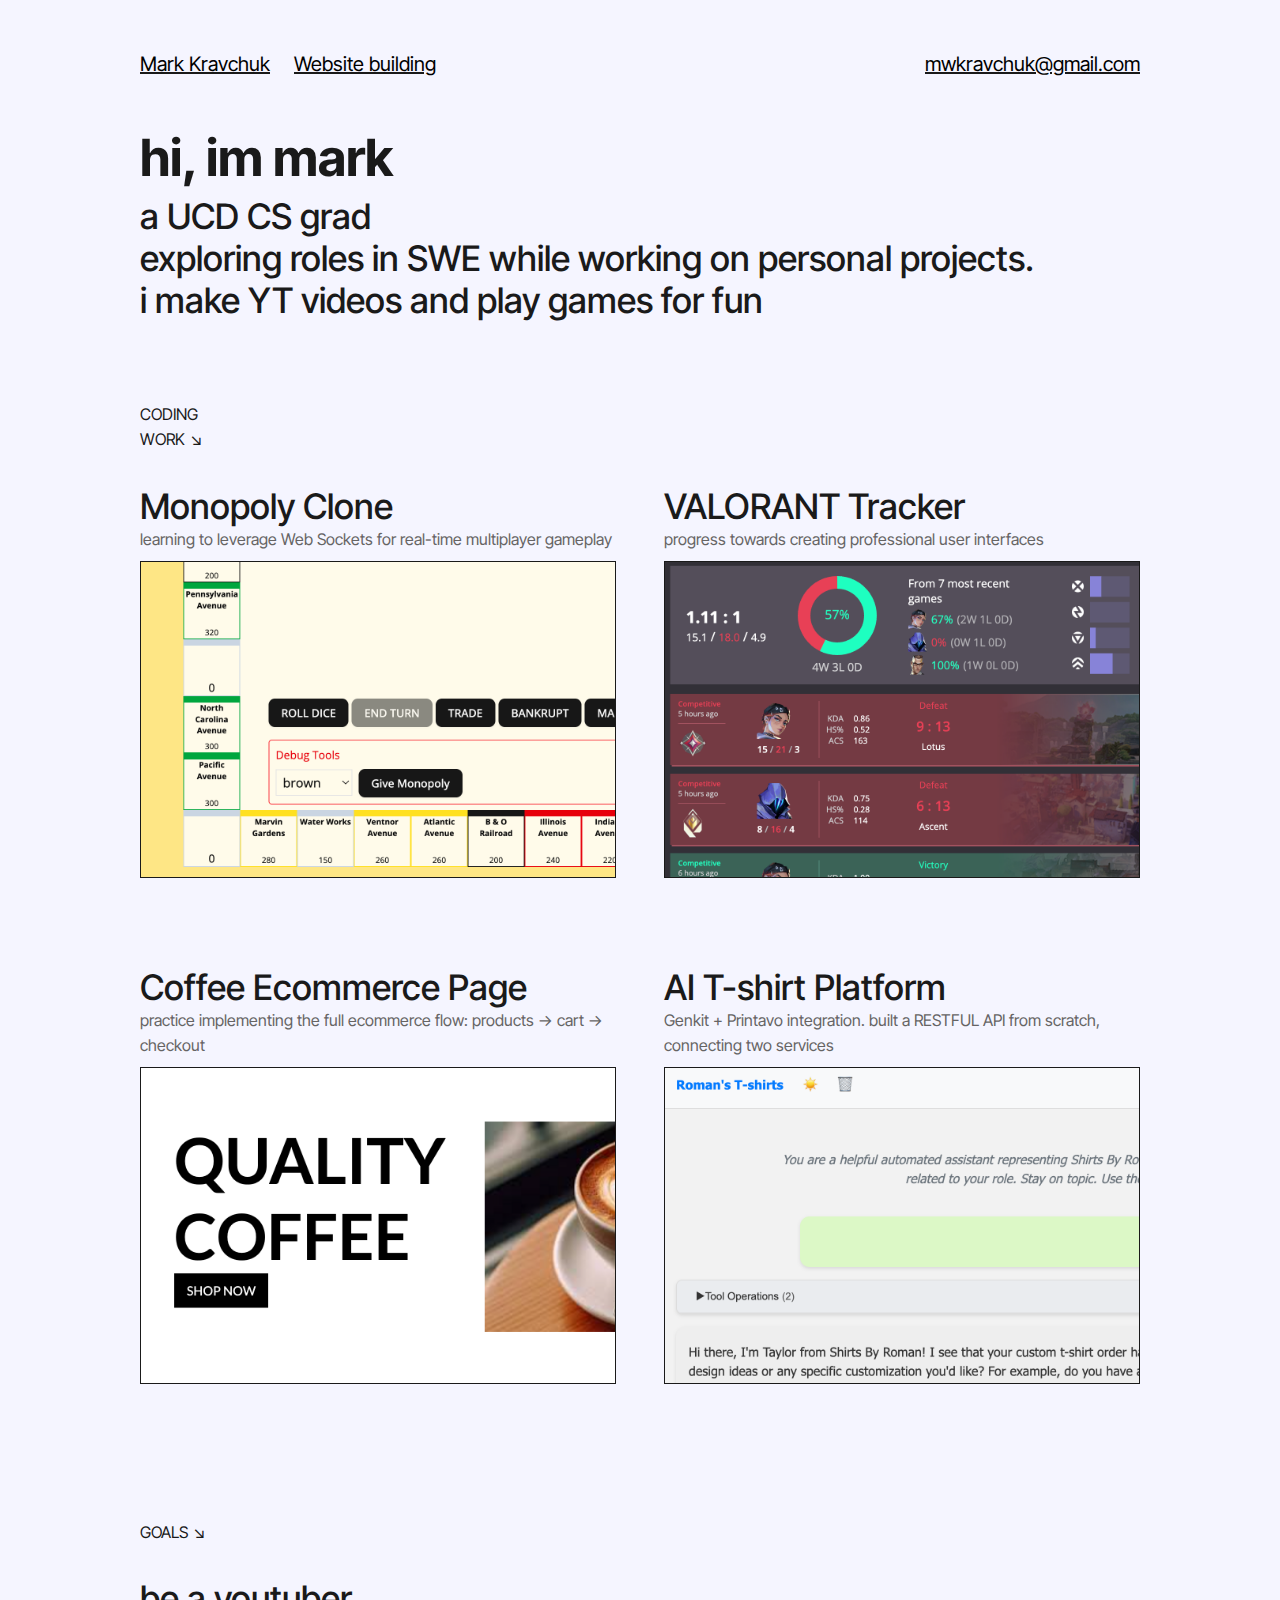
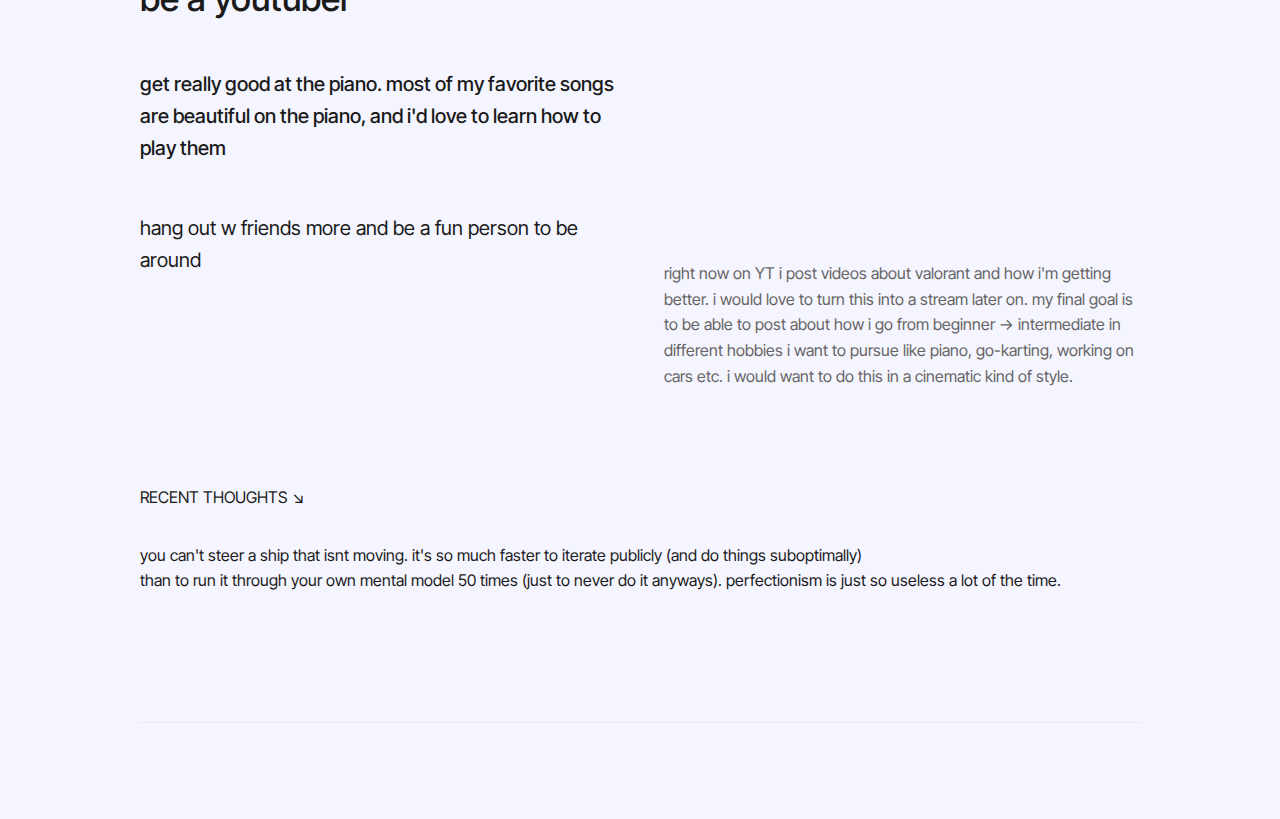
<file: index.html>
<!DOCTYPE html>
<html lang="en">
<head>
  <meta charset="utf-8" />
  <meta name="viewport" content="width=device-width,initial-scale=1" />
  <title>mark kravchuk</title>
  <!-- Icon -->
  <link rel="icon" href="favicon-32x32.png" sizes="32x32" type="image/png">
  <link rel="icon" href="favicon-16x16.png" sizes="16x16" type="image/png">
  <link rel="apple-touch-icon" href="apple-touch-icon.png">

  <!-- Inter font -->
  <link rel="preconnect" href="https://fonts.googleapis.com">
  <link rel="preconnect" href="https://fonts.gstatic.com" crossorigin>
  <link href="https://fonts.googleapis.com/css2?family=Inter+Tight:ital,wght@0,100..900;1,100..900&display=swap" rel="stylesheet">
  <link rel="stylesheet" href="styles.css">
</head>
<body>
  <header class="wrap nav lg underline">
    <div class="nav-block">
      <a href="/">Mark Kravchuk</a>
      <a href="/websites">Website building</a>
    </div>
    <a href="mailto:mwkravchuk@gmail.com">mwkravchuk@gmail.com</a>
  </header>

  <main class="wrap">
    <section aria-labelledby="intro">
      <div class="block">
        <h1 id="intro" class="xxl">hi, im mark</h1>
        <p class="block xl">a UCD CS grad<br>exploring roles in SWE while working on personal projects.<br>
        i make YT videos and play games for fun</p>
      </div>
    </section>

    <section aria-labelledby="projects-title">
      <div class="block capitalized" id="projects-title">coding<br>work ↘</div>
      <div class="grid">
        <div class="block">
          <div class="xl">Monopoly Clone</div>
          <p class="muted space">learning to leverage Web Sockets for real-time multiplayer gameplay</p>
          <figure><img src="images/monopoly.png" alt="Monopoly app screenshot"></figure>
        </div>
        <div class="block">
          <div class="xl">VALORANT Tracker</div>
          <p class="muted space">progress towards creating professional user interfaces</p>
          <figure><img src="images/tracker.png" alt="valorant tracker app screenshot"></figure>
        </div>
        <div class="block">
          <div class="xl">Coffee Ecommerce Page</div>
          <p class="muted space">practice implementing the full ecommerce flow: products -> cart -> checkout</p>
          <figure><img src="images/coffee.png" alt="coffee e-commerce app screenshot"></figure>
        </div>
        <div class="block">
          <div class="xl ">AI T-shirt Platform</div>
          <p class="muted space">Genkit + Printavo integration. built a RESTFUL API from scratch, connecting two services</p>
          <figure><img src="images/shirts.png" alt="AI tshirt app screenshot"></figure>
        </div>
      </div>
    </section>

    <section id="goals" aria-labelledby="goals-title">
      <div class="block capitalized" id="goals-title">Goals ↘</div>
      <div class="grid">
        <ul class="goals-list">
          <div class="block xl tight">be a youtuber</div>
          <div class="block lg" style="font-weight:500">get really good at the piano. most of my favorite songs are beautiful on the piano, and i'd love to learn how to play them</div>
          <div class="block lg">hang out w friends more and be a fun person to be around</div>
        </ul>

        <div>
          <div>
            <iframe src="https://www.youtube.com/embed?list=UUEX6lQE4zJzqK1keo2HIfSg" title="YouTube video player" frameborder="0" allow="accelerometer; autoplay; clipboard-write; encrypted-media; gyroscope; picture-in-picture; web-share" referrerpolicy="strict-origin-when-cross-origin" allowfullscreen></iframe>
          </div>
            <p class="muted" style="margin-top:1rem;">
              right now on YT i post videos about valorant and how i'm getting better. i would love to turn this into a stream
              later on. my final goal is to be able to post about how i go from beginner -> intermediate in different hobbies i want to pursue like
              piano, go-karting, working on cars etc. i would want to do this in a cinematic kind of style.
            </p>
        </div>
      </div>
    </section>

    <section id="thoughts" aria-labelledby="thoughts-title">
      <div class="block capitalized" id="thoughts-title">Recent Thoughts ↘</div>
      <div>
        <div class="block">you can't steer a ship that isnt moving. it's so much faster to iterate publicly (and do things suboptimally)<br>than to run it through your own mental model 50 times (just to never do it anyways). perfectionism is just so useless a lot of the time.</div>  
      </div>
    </section>
  </main>

  <footer class="wrap footer">
  </footer>
</body>
</html>
</file>
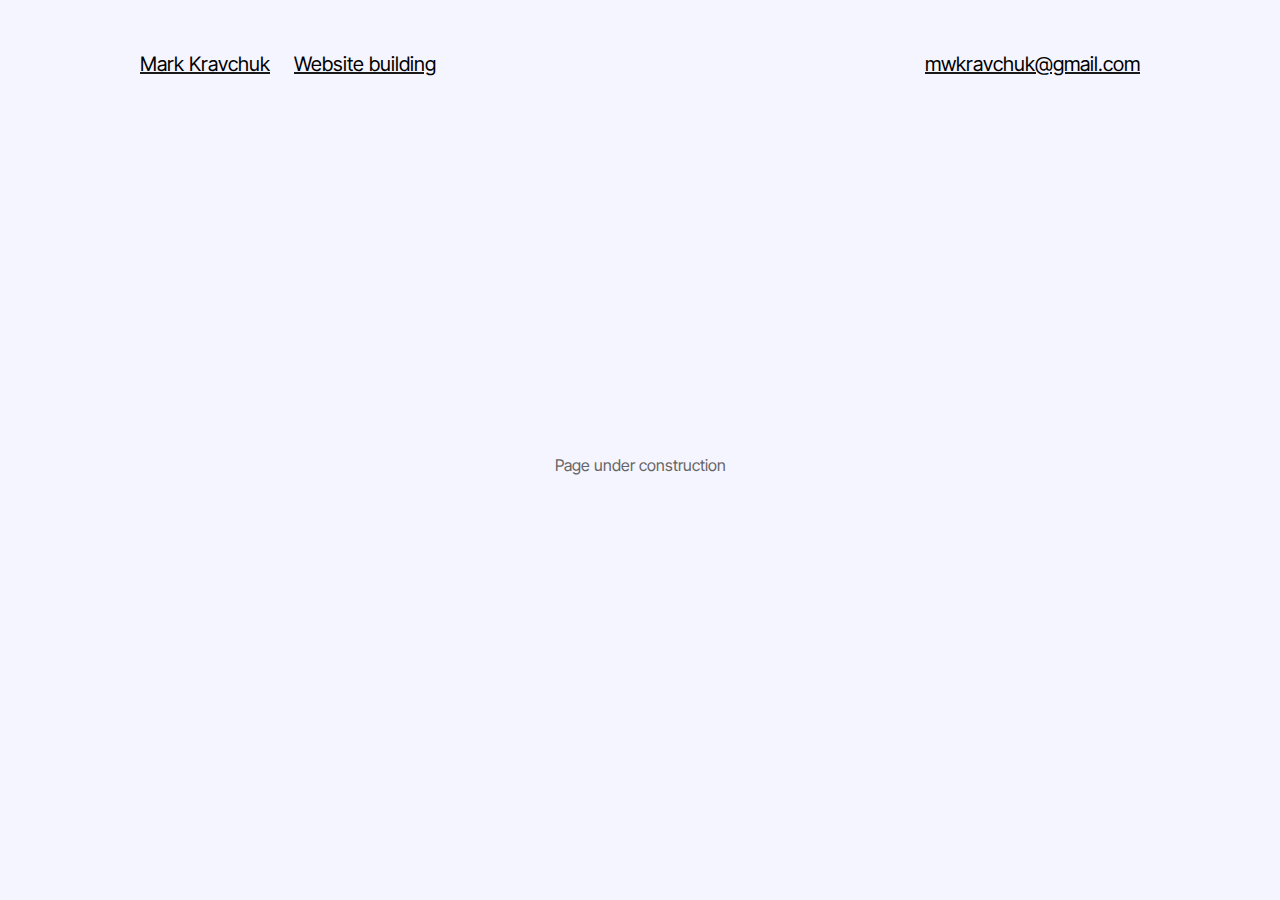
<file: websites/index.html>
<!DOCTYPE html>
<html lang="en">
  <head>
    <meta charset="utf-8" />
    <meta name="viewport" content="width=device-width,initial-scale=1" />
    <title>mark kravchuk</title>
    <!-- Icon -->
    <link rel="icon" href="favicon-32x32.png" sizes="32x32" type="image/png">
    <link rel="icon" href="favicon-16x16.png" sizes="16x16" type="image/png">
    <link rel="apple-touch-icon" href="apple-touch-icon.png">

    <!-- Inter font -->
    <link rel="preconnect" href="https://fonts.googleapis.com">
    <link rel="preconnect" href="https://fonts.gstatic.com" crossorigin>
    <link href="https://fonts.googleapis.com/css2?family=Inter+Tight:ital,wght@0,100..900;1,100..900&display=swap" rel="stylesheet">
    <link rel="stylesheet" href="../styles.css">
  </head>
  <body class=>
    <header class="wrap nav lg underline">
      <div class="nav-block">
        <a href="/">Mark Kravchuk</a>
        <a href="/websites">Website building</a>
      </div>
      <a href="mailto:mwkravchuk@gmail.com">mwkravchuk@gmail.com</a>
    </header>

    <main class="wrap websites-main">
      <p class="muted">
        Page under construction
      </p>
    </main>

  </body>
</html>
</file>
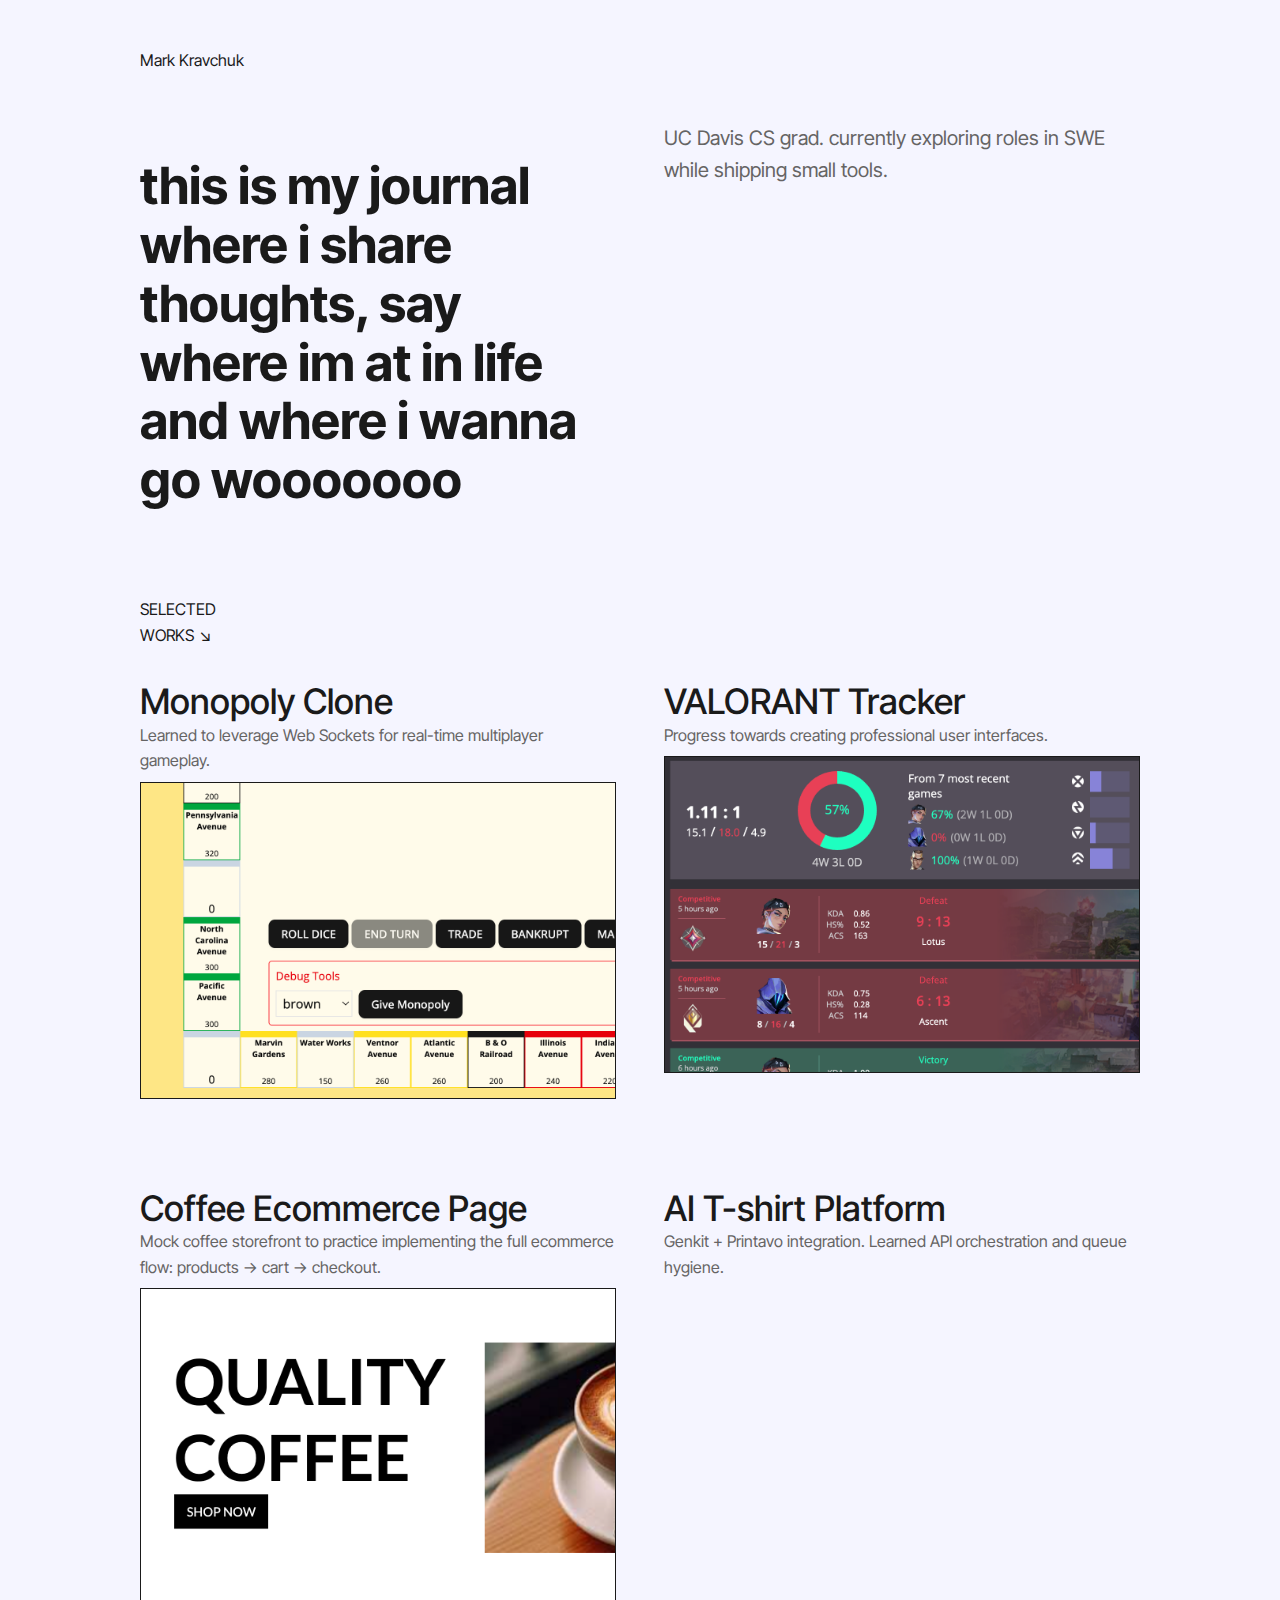
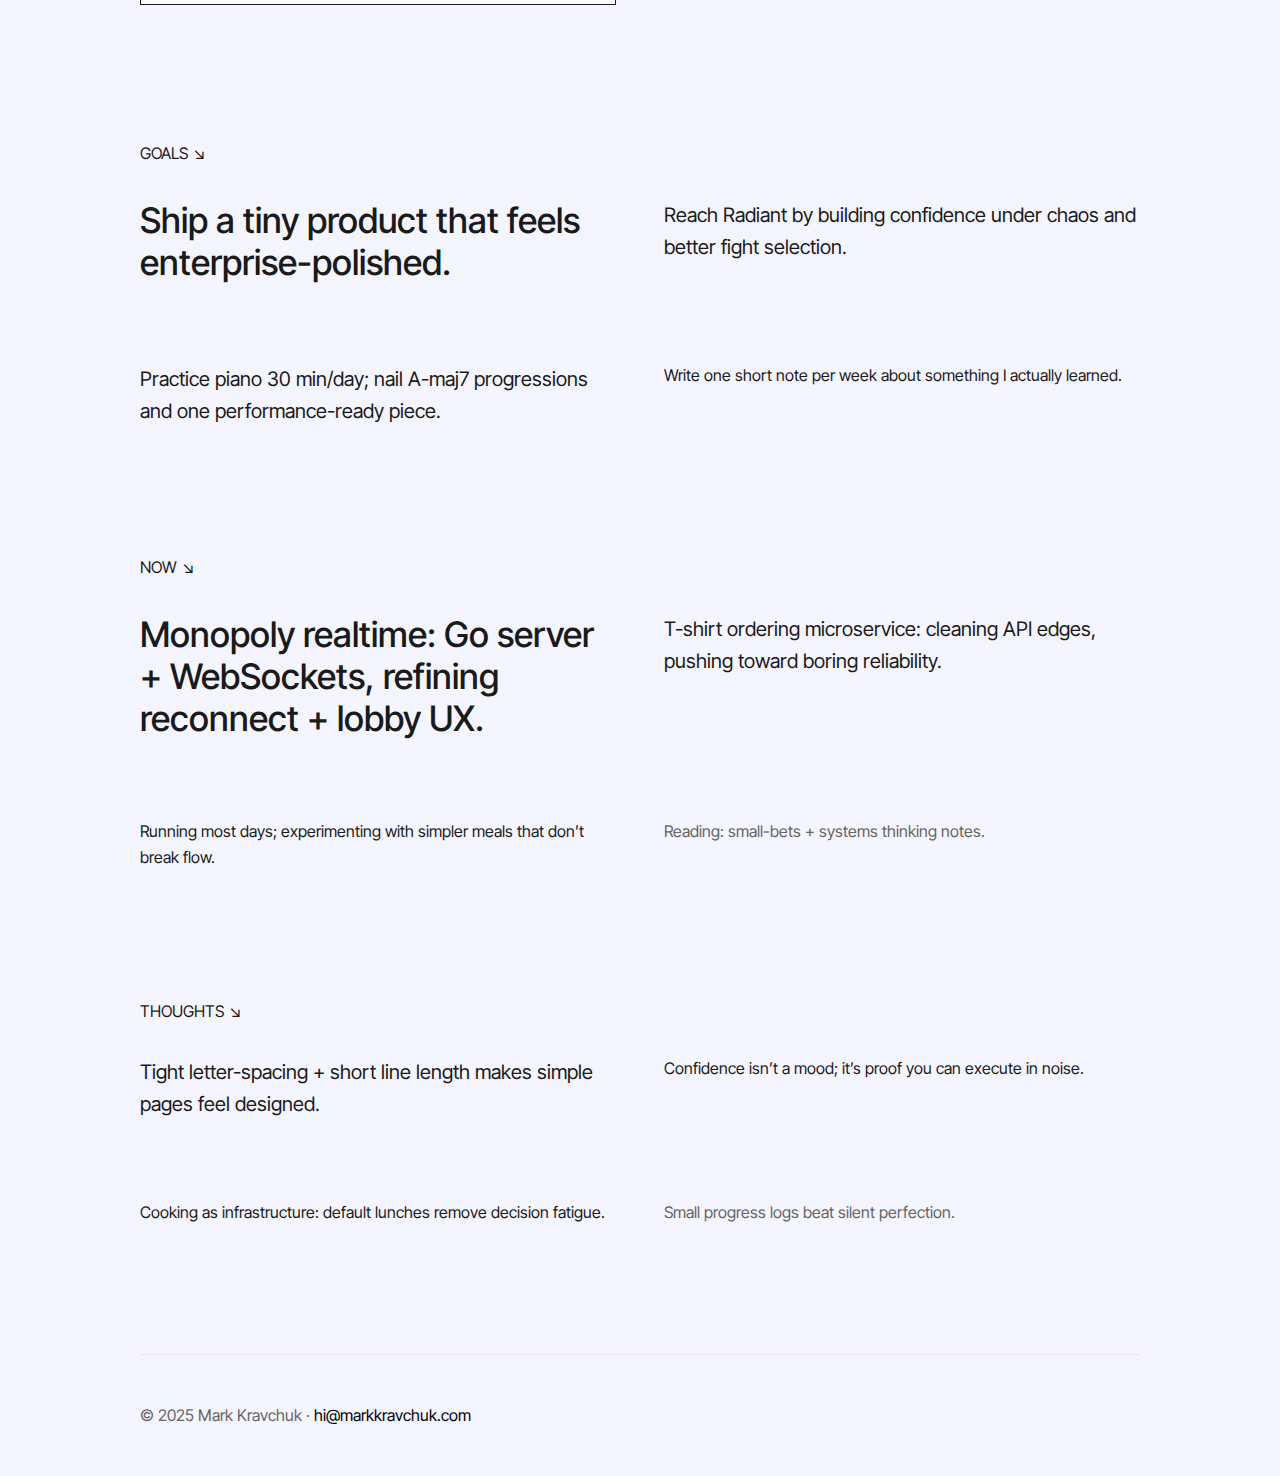
<file: site.html>
<!DOCTYPE html>
<html lang="en">
<head>
  <meta charset="utf-8" />
  <meta name="viewport" content="width=device-width,initial-scale=1" />
  <title>Mark Kravchuk</title>

  <!-- Inter font -->
  <link rel="preconnect" href="https://fonts.googleapis.com">
  <link rel="preconnect" href="https://fonts.gstatic.com" crossorigin>
  <link href="https://fonts.googleapis.com/css2?family=Inter+Tight:ital,wght@0,100..900;1,100..900&display=swap" rel="stylesheet">
  <!-- External stylesheet -->
  <link rel="stylesheet" href="styles.css">
</head>
<body>
  <header class="wrap nav">
    <p>Mark Kravchuk</p>
  </header>

  <main class="wrap">
    <section aria-labelledby="intro">
      <div class="grid">
        <div class="block">
          <h1 id="intro" class="xxl tight">this is my journal where i share thoughts, say where im at in life and where i wanna go wooooooo</h1>
        </div>
        <div class="block lg muted">
          <p>UC Davis CS grad. currently exploring roles in SWE while shipping small tools.</p>
        </div>
      </div>
    </section>

    <section aria-labelledby="projects-title">
      <div class="block capitalized" id="projects-title">selected<br>works ↘</div>
      <div class="grid">
        <div class="block">
          <div class="xl">Monopoly Clone</div>
          <p class="muted space">Learned to leverage Web Sockets for real-time multiplayer gameplay.</p>
          <figure><img src="images/monopoly.png" alt="Monopoly app screenshot"></figure>
        </div>
        <div class="block">
          <div class="xl ">VALORANT Tracker</div>
          <p class="muted space">Progress towards creating professional user interfaces.</p>
          <figure><img src="images/tracker.png" alt="valorant tracker app screenshot"></figure>
        </div>
        <div class="block">
          <div class="xl ">Coffee Ecommerce Page</div>
          <p class="muted space">Mock coffee storefront to practice implementing the full ecommerce flow: products -> cart -> checkout.</p>
          <figure><img src="images/coffee.png" alt="coffee e-commerce app screenshot"></figure>
        </div>
        <div class="block">
          <div class="xl ">AI T-shirt Platform</div>
          <p class="muted space">Genkit + Printavo integration. Learned API orchestration and queue hygiene.</p>
        </div>
      </div>
    </section>

    <section id="goals" aria-labelledby="goals-title">
      <div class="block capitalized" id="goals-title">Goals ↘</div>
      <div class="grid">
        <div class="block xl tight">Ship a tiny product that feels enterprise-polished.</div>
        <div class="block lg">Reach Radiant by building confidence under chaos and better fight selection.</div>
        <div class="block lg">Practice piano 30 min/day; nail A-maj7 progressions and one performance-ready piece.</div>
        <div class="block">Write one short note per week about something I actually learned.</div>
      </div>
    </section>

    <section id="now" aria-labelledby="now-title">
      <div class="block capitalized" id="now-title">Now ↘</div>
      <div class="grid">
        <div class="block xl tight">Monopoly realtime: Go server + WebSockets, refining reconnect + lobby UX.</div>
        <div class="block lg">T-shirt ordering microservice: cleaning API edges, pushing toward boring reliability.</div>
        <div class="block">Running most days; experimenting with simpler meals that don’t break flow.</div>
        <div class="block muted">Reading: small-bets + systems thinking notes.</div>
      </div>
    </section>

    <section id="thoughts" aria-labelledby="thoughts-title">
      <div class="block capitalized" id="thoughts-title">Thoughts ↘</div>
      <div class="grid">
        <div class="block lg">Tight letter-spacing + short line length makes simple pages feel designed.</div>
        <div class="block">Confidence isn’t a mood; it’s proof you can execute in noise.</div>
        <div class="block">Cooking as infrastructure: default lunches remove decision fatigue.</div>
        <div class="block muted">Small progress logs beat silent perfection.</div>
      </div>
    </section>
  </main>

  <footer class="wrap footer">
    <p class="muted">© 2025 Mark Kravchuk · <a href="mailto:hi@markkravchuk.com">hi@markkravchuk.com</a></p>
  </footer>
</body>
</html>
</file>
<file: styles.css>
:root {
  --bg: hsl(240, 100%, 98%);
  --fg: #1a1a1a;
  --muted: #656464;
  --link: #000000;
  --container: 1000px;
  --col-gap: 3rem;
  --section-y: 6rem;
  --section-y-less: 3rem;
  --radius: 12px;
}

* { box-sizing: border-box; }

body {
  margin: 0;
  background: var(--bg);
  color: var(--fg);
  font-family: 'Inter Tight', system-ui, -apple-system, BlinkMacSystemFont, sans-serif;
  line-height: 1.6;
}

.websites-main {
  min-height: 75vh;
  display: flex;
  align-items: center;      /* vertical */
  justify-content: center;  /* horizontal */
}

h1 {
  margin-bottom: 0.5rem;
}

a {
  color: var(--link);
  text-decoration: none;
}
a:hover { text-decoration: underline; }

.wrap {
  max-width: var(--container);
  margin: 0 auto;
  padding: 0 1rem;
}

@media (min-width: 1000px) {
  .wrap {
    padding: 0;
  }
}

.nav-block {
  display: flex;
  gap: 1.5rem;
}

.nav {
  display: flex;
  position: sticky;
  align-items: center;
  justify-content: space-between;
  margin: 3rem auto;
}

.grid {
  display: grid;
  grid-template-columns: 1fr;
  gap: var(--col-gap);
}
@media (min-width: 900px) {
  .grid { grid-template-columns: 1fr 1fr; }
}

section {
  padding-bottom: var(--section-y);
}
section:first-of-type { border-top: none; padding-bottom: var(--section-y-less); }

.block { margin-bottom: 2rem; }

.xxl {
  font-size: clamp(2rem, 4vw, 3.2rem);
  line-height: 1.15;
  font-weight: 700;
}

.xl {
  font-size: clamp(1.5rem, 2.8vw, 2.2rem);
  line-height: 1.2;
  font-weight: 500;
}

.lg { font-size: 1.25rem; }

.muted { color: var(--muted); }

.capitalized {
  text-transform: uppercase;
}

.space {
  margin-bottom: 0.5rem;
}

figure { margin: 0; }
img {
  aspect-ratio: 3 / 2;
  object-fit: cover;
  width: 100%;
  border: solid 1px;
}

.grid iframe {
  width: 100%;
  aspect-ratio: 16 / 9;
  height: auto;
  display: block;
}

p { margin: 0; }

.footer {
  padding: 3rem 0;
  border-top: 1px solid #e9e9e9;
}

.underline {
  text-decoration: underline;
}

.goals-list {
  list-style: none;
  padding: 0;
  margin: 0;
  display: flex;
  flex-direction: column;
  gap: 1rem;
}
</file>
